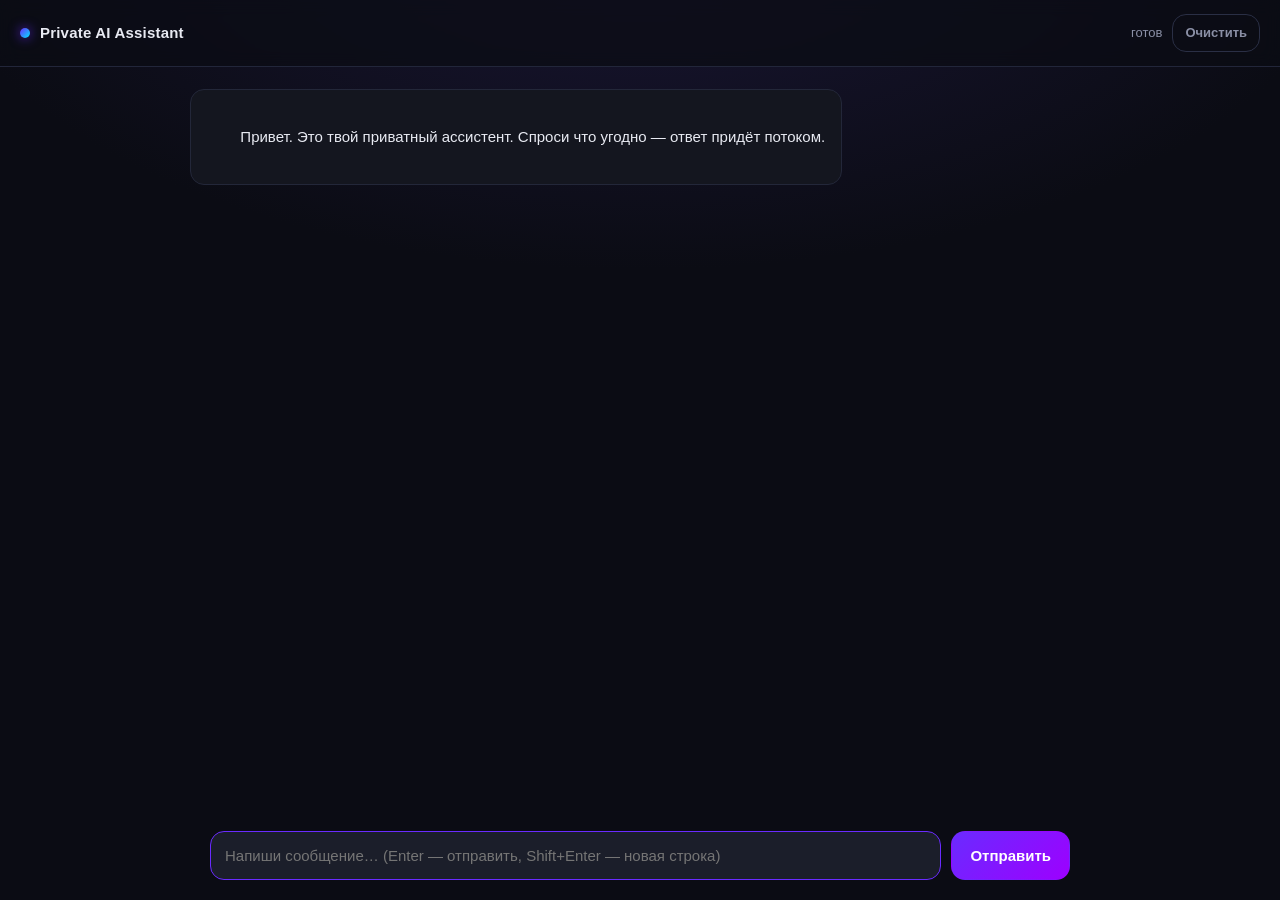
<file: frontend/index.html>
<!DOCTYPE html>
<html lang="ru">
<head>
  <meta charset="utf-8">
  <meta name="viewport" content="width=device-width, initial-scale=1">
  <title>Private AI Assistant</title>
  <link rel="stylesheet" href="style.css">
</head>
<body>
  <header class="topbar">
    <div class="brand">
      <span class="dot"></span>
      <span class="title">Private AI Assistant</span>
    </div>
    <div class="meta">
      <span id="status" class="status">готов</span>
      <button id="clear" class="ghost" type="button" title="Очистить диалог">Очистить</button>
    </div>
  </header>

  <main id="chat" class="chat" aria-live="polite">
    <div class="msg assistant">
      <div class="bubble">
        Привет. Это твой приватный ассистент. Спроси что угодно — ответ придёт потоком.
      </div>
    </div>
  </main>

  <form id="form" class="composer" autocomplete="off">
    <textarea id="input" rows="1" placeholder="Напиши сообщение… (Enter — отправить, Shift+Enter — новая строка)"
              aria-label="Сообщение"></textarea>
    <button id="send" type="submit" class="primary">Отправить</button>
    <button id="stop" type="button" class="ghost" hidden>Стоп</button>
  </form>

  <script src="script.js"></script>
</body>
</html>
</file>
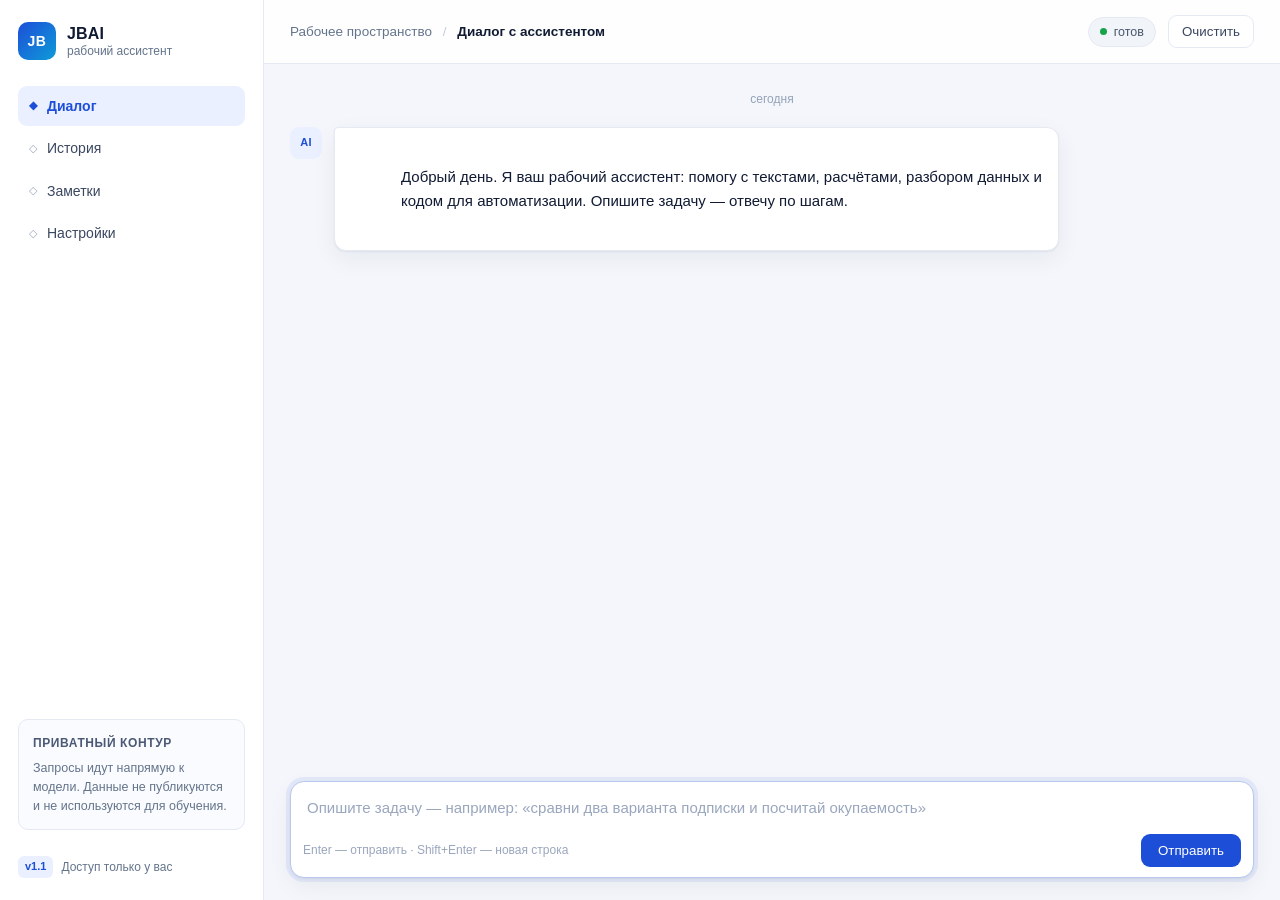
<file: frontend-themes/business/index.html>
<!DOCTYPE html>
<html lang="ru">
<head>
  <meta charset="utf-8">
  <meta name="viewport" content="width=device-width, initial-scale=1">
  <title>JBAI — рабочий ассистент</title>
  <link rel="stylesheet" href="style.css">
</head>
<body>
  <div class="layout">

    <aside class="sidebar">
      <div class="logo">
        <span class="logo-mark">JB</span>
        <div class="logo-text">
          <strong>JBAI</strong>
          <span>рабочий ассистент</span>
        </div>
      </div>

      <nav class="nav">
        <a class="nav-item active" href="#">
          <span class="ico">◆</span> Диалог
        </a>
        <a class="nav-item" href="#">
          <span class="ico">◇</span> История
        </a>
        <a class="nav-item" href="#">
          <span class="ico">◇</span> Заметки
        </a>
        <a class="nav-item" href="#">
          <span class="ico">◇</span> Настройки
        </a>
      </nav>

      <div class="side-note">
        <div class="side-note-title">Приватный контур</div>
        <p>Запросы идут напрямую к модели. Данные не публикуются и не используются для обучения.</p>
      </div>

      <div class="side-foot">
        <span class="badge-soft">v1.1</span>
        <span>Доступ только у вас</span>
      </div>
    </aside>

    <div class="main">
      <header class="topbar">
        <div class="crumbs">
          <span class="crumb-root">Рабочее пространство</span>
          <span class="crumb-sep">/</span>
          <span class="crumb-cur">Диалог с ассистентом</span>
        </div>
        <div class="meta">
          <span id="status" class="status">готов</span>
          <button id="clear" class="btn-ghost" type="button">Очистить</button>
        </div>
      </header>

      <main id="chat" class="chat" aria-live="polite">
        <div class="day">сегодня</div>
        <div class="msg assistant">
          <div class="avatar">AI</div>
          <div class="bubble">
            Добрый день. Я ваш рабочий ассистент: помогу с текстами, расчётами, разбором данных и
            кодом для автоматизации. Опишите задачу — отвечу по шагам.
          </div>
        </div>
      </main>

      <form id="form" class="composer" autocomplete="off">
        <div class="composer-box">
          <textarea id="input" rows="1"
            placeholder="Опишите задачу — например: «сравни два варианта подписки и посчитай окупаемость»"
            aria-label="Сообщение"></textarea>
          <div class="composer-actions">
            <span class="hint">Enter — отправить · Shift+Enter — новая строка</span>
            <button id="stop" type="button" class="btn-ghost" hidden>Остановить</button>
            <button id="send" type="submit" class="btn-primary">Отправить</button>
          </div>
        </div>
      </form>
    </div>
  </div>

  <script src="script.js"></script>
</body>
</html>
</file>
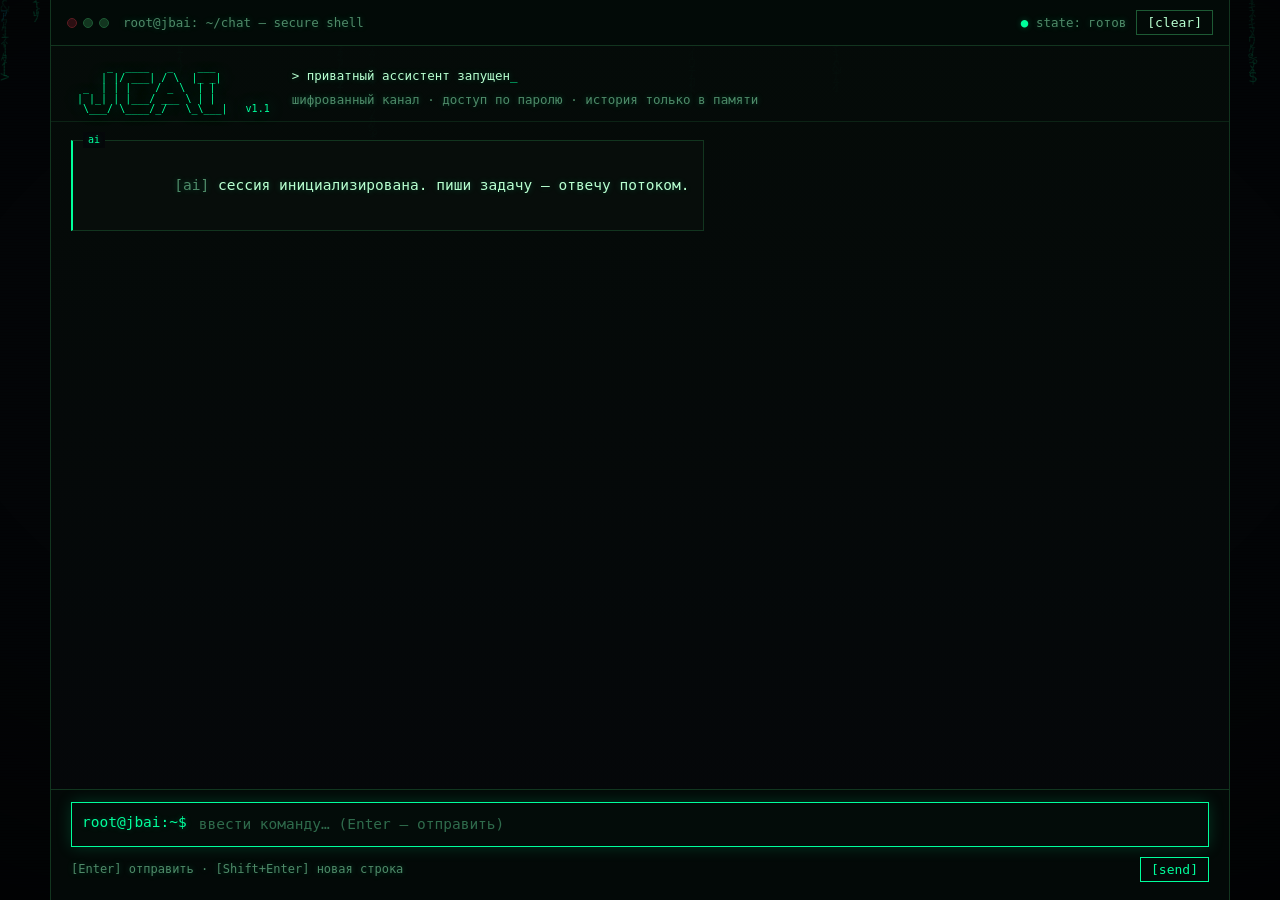
<file: frontend-themes/hacker/index.html>
<!DOCTYPE html>
<html lang="ru">
<head>
  <meta charset="utf-8">
  <meta name="viewport" content="width=device-width, initial-scale=1">
  <title>JBAI :: secure terminal</title>
  <link rel="stylesheet" href="style.css">
</head>
<body>
  <canvas id="matrix" aria-hidden="true"></canvas>
  <div class="scanlines" aria-hidden="true"></div>
  <div class="vignette" aria-hidden="true"></div>

  <div class="term">
    <header class="term-bar">
      <div class="win-dots"><i></i><i></i><i></i></div>
      <span class="term-title">root@jbai: ~/chat — secure shell</span>
      <span class="meta">
        <span id="status" class="status">state: готов</span>
        <button id="clear" class="tbtn" type="button">[clear]</button>
      </span>
    </header>

    <div class="banner">
      <pre class="ascii">      _  ____   _    ___
     | |/ ___| / \  |_ _|
  _  | | |    / _ \  | |
 | |_| | |___/ ___ \ | |
  \___/ \____/_/   \_\___|   v1.1</pre>
      <div class="banner-info">
        <span class="blink-line">&gt; приватный ассистент запущен</span>
        <span class="dim">шифрованный канал · доступ по паролю · история только в памяти</span>
      </div>
    </div>

    <main id="chat" class="chat" aria-live="polite">
      <div class="msg assistant">
        <div class="bubble">
          <span class="dim">[ai]</span> сессия инициализирована. пиши задачу — отвечу потоком.
        </div>
      </div>
    </main>

    <form id="form" class="composer" autocomplete="off">
      <div class="prompt-line">
        <span class="user-path">root@jbai:~$</span>
        <textarea id="input" rows="1" spellcheck="false"
          placeholder="ввести команду… (Enter — отправить)" aria-label="Сообщение"></textarea>
      </div>
      <div class="composer-actions">
        <span class="hint">[Enter] отправить · [Shift+Enter] новая строка</span>
        <button id="stop" class="tbtn" type="button" hidden>[stop]</button>
        <button id="send" class="tbtn primary" type="submit">[send]</button>
      </div>
    </form>
  </div>

  <script>
    /* терминальные подписи статуса (см. LABELS в script.js) */
    window.JBAI_LABELS = {
      busy: "state: генерация…",
      ready: "state: готов",
      stopped: "state: прервано",
      error: "state: ошибка"
    };
  </script>
  <script src="script.js"></script>
  <script>
    /* Матричный фон — только визуальный эффект, на работу чата не влияет. */
    (() => {
      const c = document.getElementById("matrix");
      if (!c || window.matchMedia("(prefers-reduced-motion: reduce)").matches) return;
      const ctx = c.getContext("2d");
      const glyphs = "01ｱｲｳｴｵｶｷｸｹｺｻｼｽｾｿﾀﾁﾂﾃﾄﾅﾆﾇﾈﾉ#$%&*+<>{}[]".split("");
      let cols = [], w = 0, h = 0, size = 16;
      function resize() {
        w = c.width = window.innerWidth;
        h = c.height = window.innerHeight;
        cols = new Array(Math.floor(w / size)).fill(0).map(() => Math.random() * -50);
      }
      function draw() {
        ctx.fillStyle = "rgba(5, 7, 10, .09)";
        ctx.fillRect(0, 0, w, h);
        ctx.font = size + "px monospace";
        for (let i = 0; i < cols.length; i++) {
          const ch = glyphs[(Math.random() * glyphs.length) | 0];
          const y = cols[i] * size;
          ctx.fillStyle = Math.random() > 0.96 ? "#00e5ff" : "rgba(0, 255, 156, .55)";
          ctx.fillText(ch, i * size, y);
          if (y > h && Math.random() > 0.975) cols[i] = 0;
          cols[i] += 0.55;
        }
      }
      resize();
      window.addEventListener("resize", resize);
      setInterval(draw, 55);
    })();
  </script>
</body>
</html>
</file>
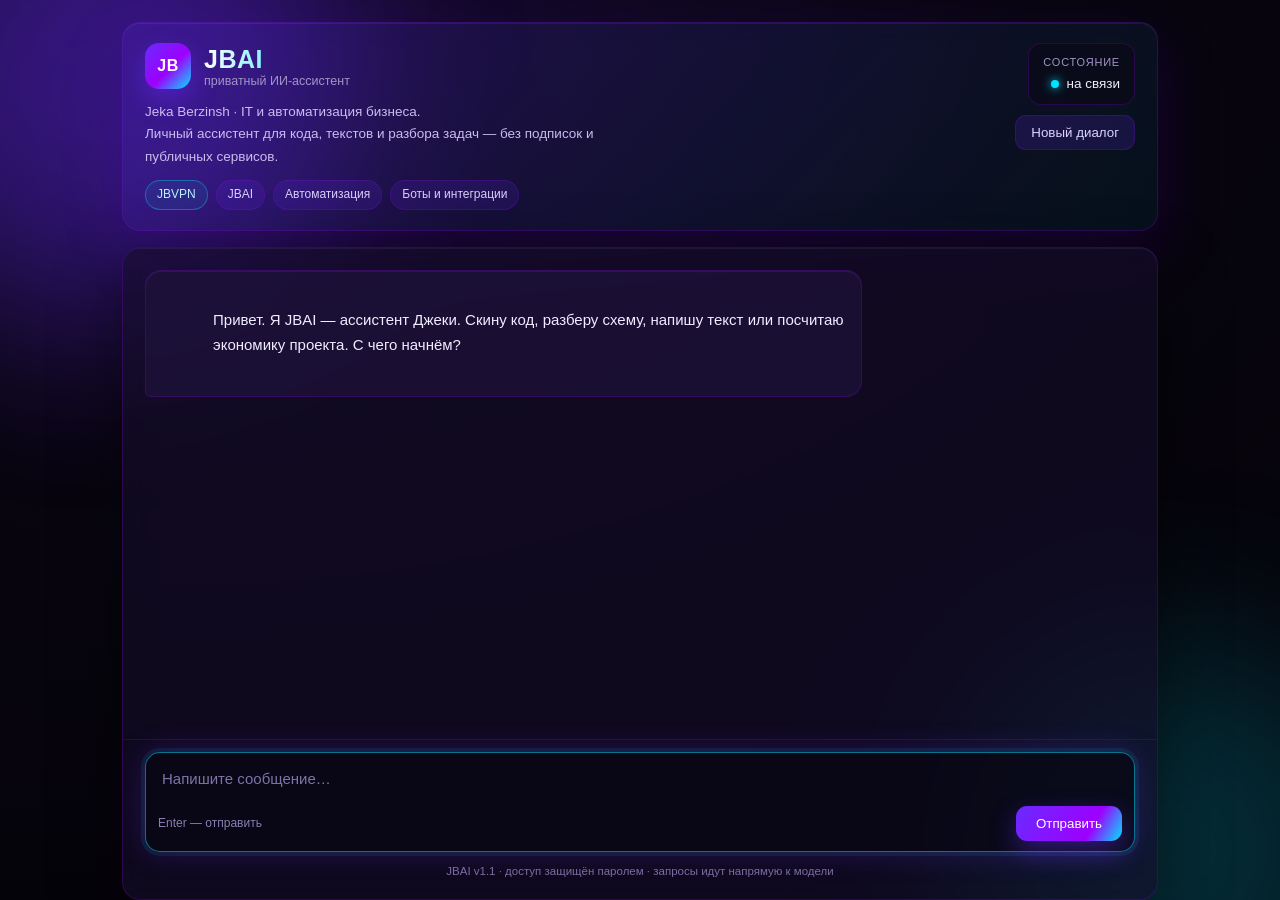
<file: frontend-themes/jb/index.html>
<!DOCTYPE html>
<html lang="ru">
<head>
  <meta charset="utf-8">
  <meta name="viewport" content="width=device-width, initial-scale=1">
  <title>JBAI — приватный ИИ-ассистент JB</title>
  <link rel="stylesheet" href="style.css">
</head>
<body>
  <div class="glow glow-a" aria-hidden="true"></div>
  <div class="glow glow-b" aria-hidden="true"></div>

  <div class="app">
    <header class="hero">
      <div class="hero-main">
        <div class="mark">
          <span class="mark-icon">JB</span>
          <div class="mark-text">
            <strong class="mark-title">JBAI</strong>
            <span class="mark-sub">приватный ИИ-ассистент</span>
          </div>
        </div>
        <p class="tagline">
          Jeka Berzinsh · IT и автоматизация бизнеса.<br>
          Личный ассистент для кода, текстов и разбора задач — без подписок и публичных сервисов.
        </p>
        <div class="chips">
          <span class="chip">JBVPN</span>
          <span class="chip">JBAI</span>
          <span class="chip">Автоматизация</span>
          <span class="chip">Боты и интеграции</span>
        </div>
      </div>

      <div class="hero-side">
        <div class="status-card">
          <span class="status-label">Состояние</span>
          <span id="status" class="status">на связи</span>
        </div>
        <button id="clear" class="btn-soft" type="button">Новый диалог</button>
      </div>
    </header>

    <div class="panel">
      <main id="chat" class="chat" aria-live="polite">
        <div class="msg assistant">
          <div class="bubble">
            Привет. Я JBAI — ассистент Джеки. Скину код, разберу схему, напишу текст или посчитаю
            экономику проекта. С чего начнём?
          </div>
        </div>
      </main>

      <form id="form" class="composer" autocomplete="off">
        <div class="composer-box">
          <textarea id="input" rows="1"
            placeholder="Напишите сообщение…"
            aria-label="Сообщение"></textarea>
          <div class="composer-actions">
            <span class="hint">Enter — отправить</span>
            <button id="stop" type="button" class="btn-soft" hidden>Стоп</button>
            <button id="send" type="submit" class="btn-primary">Отправить</button>
          </div>
        </div>
        <p class="foot-note">JBAI v1.1 · доступ защищён паролем · запросы идут напрямую к модели</p>
      </form>
    </div>
  </div>

  <script>
    /* в этой теме спокойное состояние называется «на связи» (см. LABELS в script.js) */
    window.JBAI_LABELS = { ready: "на связи" };
  </script>
  <script src="script.js"></script>
</body>
</html>
</file>
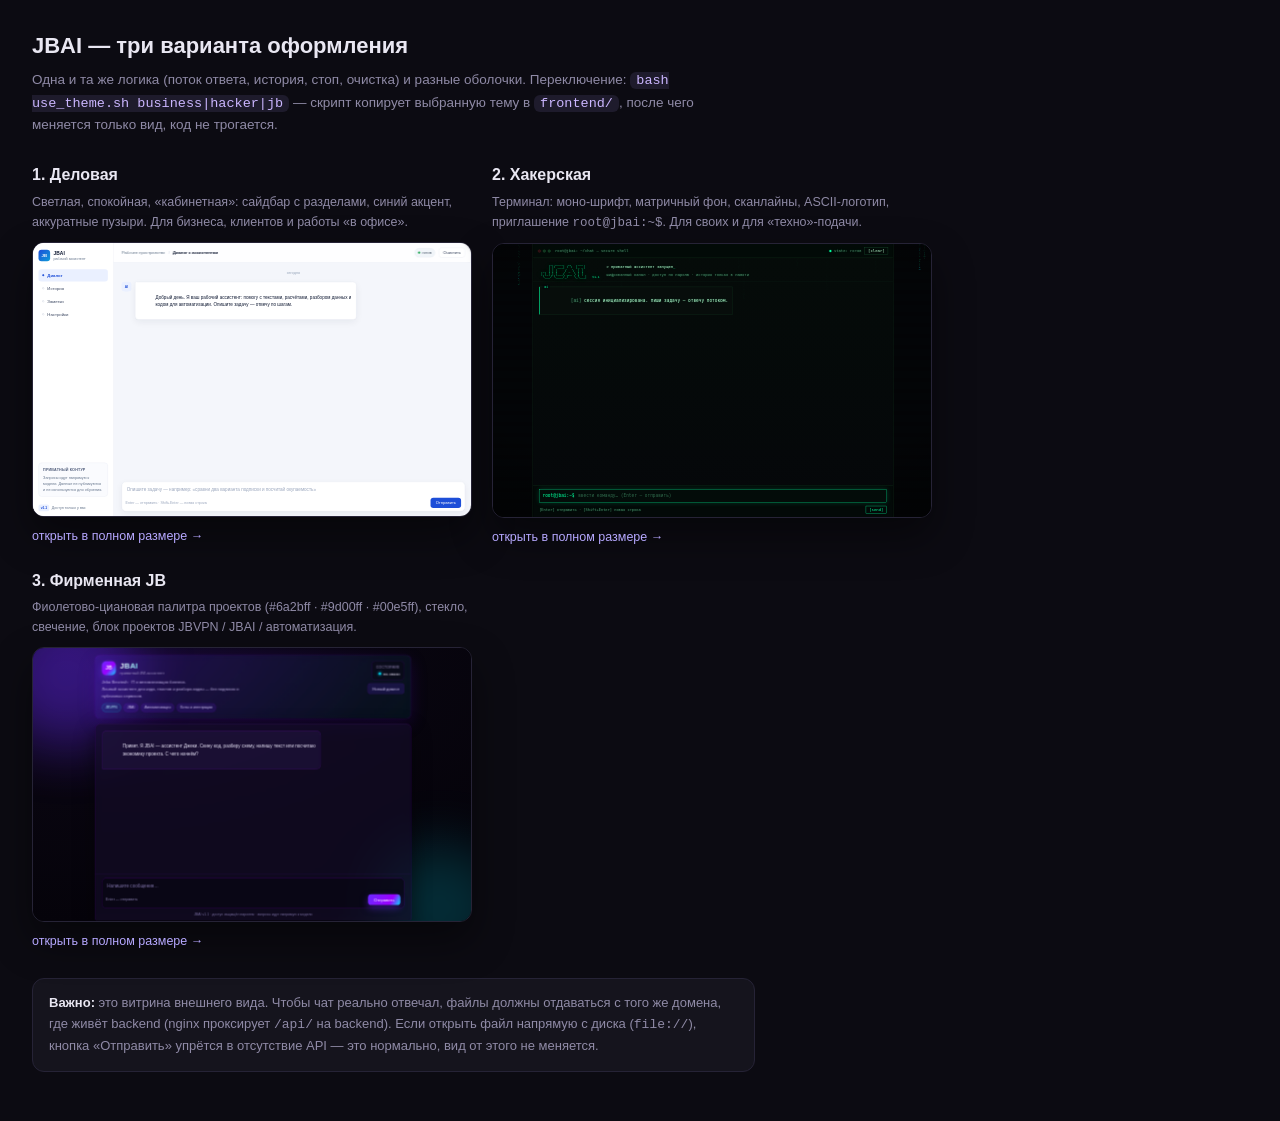
<file: preview.html>
<!DOCTYPE html>
<html lang="ru">
<head>
  <meta charset="utf-8">
  <meta name="viewport" content="width=device-width, initial-scale=1">
  <title>JBAI — три варианта оформления</title>
  <style>
    :root { --bg: #0c0b12; --panel: #15141d; --line: #262336; --text: #e9e7f2; --muted: #8f8aa6; --accent: #6a2bff; }
    * { box-sizing: border-box; }
    body {
      margin: 0; background: var(--bg); color: var(--text);
      font: 15px/1.6 Inter, -apple-system, "Segoe UI", Roboto, Arial, sans-serif;
      padding: 28px 32px 40px;
    }
    h1 { margin: 0 0 6px; font-size: 22px; }
    .lead { margin: 0 0 26px; color: var(--muted); font-size: 13.5px; max-width: 90ch; }
    .lead code { background: #1e1b2c; padding: 1px 6px; border-radius: 6px; color: #cbb6ff; }
    .cols { display: flex; gap: 20px; flex-wrap: wrap; }
    .col { width: 440px; }
    .col h2 { margin: 0 0 4px; font-size: 16px; }
    .col .desc { margin: 0 0 10px; color: var(--muted); font-size: 12.5px; min-height: 34px; }
    .viewport {
      width: 440px; height: 275px; overflow: hidden;
      border: 1px solid var(--line); border-radius: 12px; background: #000;
      box-shadow: 0 18px 40px rgba(0, 0, 0, .45);
    }
    .viewport iframe { width: 1440px; height: 900px; border: 0; transform: scale(0.30556); transform-origin: 0 0; }
    .open { display: inline-block; margin-top: 9px; font-size: 12.5px; color: #b6a8ff; text-decoration: none; }
    .open:hover { text-decoration: underline; }
    .note {
      margin-top: 26px; padding: 14px 16px; border: 1px solid var(--line);
      border-radius: 12px; background: var(--panel); color: var(--muted); font-size: 13px; max-width: 100ch;
    }
    .note b { color: var(--text); }
  </style>
</head>
<body>
  <h1>JBAI — три варианта оформления</h1>
  <p class="lead">
    Одна и та же логика (поток ответа, история, стоп, очистка) и разные оболочки.
    Переключение: <code>bash use_theme.sh business|hacker|jb</code> — скрипт копирует выбранную тему в
    <code>frontend/</code>, после чего меняется только вид, код не трогается.
  </p>

  <div class="cols">
    <section class="col">
      <h2>1. Деловая</h2>
      <p class="desc">Светлая, спокойная, «кабинетная»: сайдбар с разделами, синий акцент, аккуратные пузыри. Для бизнеса, клиентов и работы «в офисе».</p>
      <div class="viewport"><iframe src="frontend-themes/business/index.html" loading="lazy" title="Тема «Деловая»"></iframe></div>
      <a class="open" href="frontend-themes/business/index.html" target="_blank">открыть в полном размере →</a>
    </section>

    <section class="col">
      <h2>2. Хакерская</h2>
      <p class="desc">Терминал: моно-шрифт, матричный фон, сканлайны, ASCII-логотип, приглашение <code>root@jbai:~$</code>. Для своих и для «техно»-подачи.</p>
      <div class="viewport"><iframe src="frontend-themes/hacker/index.html" loading="lazy" title="Тема «Хакерская»"></iframe></div>
      <a class="open" href="frontend-themes/hacker/index.html" target="_blank">открыть в полном размере →</a>
    </section>

    <section class="col">
      <h2>3. Фирменная JB</h2>
      <p class="desc">Фиолетово-циановая палитра проектов (#6a2bff · #9d00ff · #00e5ff), стекло, свечение, блок проектов JBVPN / JBAI / автоматизация.</p>
      <div class="viewport"><iframe src="frontend-themes/jb/index.html" loading="lazy" title="Тема «Фирменная JB»"></iframe></div>
      <a class="open" href="frontend-themes/jb/index.html" target="_blank">открыть в полном размере →</a>
    </section>
  </div>

  <p class="note">
    <b>Важно:</b> это витрина внешнего вида. Чтобы чат реально отвечал, файлы должны отдаваться с того же домена,
    где живёт backend (nginx проксирует <code>/api/</code> на backend). Если открыть файл напрямую с диска
    (<code>file://</code>), кнопка «Отправить» упрётся в отсутствие API — это нормально, вид от этого не меняется.
  </p>
</body>
</html>
</file>
<file: frontend/style.css>
:root {
  --bg: #0b0c14;
  --panel: #14161f;
  --panel-2: #1b1e2a;
  --text: #e8eaf2;
  --muted: #8b90a6;
  --accent: #6a2bff;
  --accent-2: #00e5ff;
  --danger: #ff5470;
  --radius: 14px;
}

* { box-sizing: border-box; }

html, body { height: 100%; margin: 0; }

body {
  display: flex;
  flex-direction: column;
  background: radial-gradient(1200px 600px at 50% -10%, #1a1636 0%, var(--bg) 60%);
  color: var(--text);
  font: 15px/1.55 -apple-system, BlinkMacSystemFont, "Segoe UI", Roboto, "Helvetica Neue", Arial, sans-serif;
}

.topbar {
  display: flex;
  align-items: center;
  justify-content: space-between;
  gap: 12px;
  padding: 14px 20px;
  border-bottom: 1px solid #22263a;
  background: rgba(11, 12, 20, .75);
  backdrop-filter: blur(8px);
  position: sticky;
  top: 0;
  z-index: 2;
}

.brand { display: flex; align-items: center; gap: 10px; font-weight: 600; letter-spacing: .2px; }

.dot {
  width: 10px; height: 10px; border-radius: 50%;
  background: linear-gradient(135deg, var(--accent), var(--accent-2));
  box-shadow: 0 0 12px rgba(106, 43, 255, .8);
}

.meta { display: flex; align-items: center; gap: 10px; }

.status { color: var(--muted); font-size: 13px; }
.status.error { color: var(--danger); }
.status.busy { color: var(--accent-2); }

.chat {
  flex: 1;
  overflow-y: auto;
  padding: 22px 20px 8px;
  display: flex;
  flex-direction: column;
  gap: 14px;
  scroll-behavior: smooth;
}

.msg { display: flex; max-width: 900px; width: 100%; margin: 0 auto; }
.msg.user { justify-content: flex-end; }

.bubble {
  padding: 12px 16px;
  border-radius: var(--radius);
  background: var(--panel);
  border: 1px solid #232739;
  white-space: pre-wrap;
  word-wrap: break-word;
  overflow-wrap: anywhere;
  max-width: 85%;
}

.msg.user .bubble {
  background: linear-gradient(135deg, rgba(106, 43, 255, .9), rgba(157, 0, 255, .75));
  border-color: transparent;
}

.bubble code {
  font-family: ui-monospace, SFMono-Regular, Menlo, Consolas, monospace;
  font-size: 13px;
  background: #0d0f18;
  border: 1px solid #262b40;
  border-radius: 6px;
  padding: 1px 5px;
}

.bubble pre {
  background: #0a0c14;
  border: 1px solid #262b40;
  border-radius: 10px;
  padding: 12px;
  overflow-x: auto;
  margin: 8px 0 0;
}

.bubble pre code { background: none; border: none; padding: 0; }

.cursor::after {
  content: "▍";
  color: var(--accent-2);
  animation: blink 1s steps(1) infinite;
}

@keyframes blink { 50% { opacity: 0; } }

.composer {
  display: flex;
  gap: 10px;
  align-items: flex-end;
  padding: 14px 20px 20px;
  max-width: 900px;
  width: 100%;
  margin: 0 auto;
}

textarea {
  flex: 1;
  resize: none;
  max-height: 180px;
  padding: 12px 14px;
  border-radius: var(--radius);
  border: 1px solid #262b40;
  background: var(--panel-2);
  color: var(--text);
  font: inherit;
  outline: none;
}

textarea:focus { border-color: var(--accent); }

button {
  font: inherit;
  font-weight: 600;
  border-radius: var(--radius);
  padding: 12px 18px;
  border: 1px solid transparent;
  cursor: pointer;
  transition: transform .06s ease, opacity .15s ease;
}

button:active { transform: translateY(1px); }

.primary {
  background: linear-gradient(135deg, var(--accent), #9d00ff);
  color: #fff;
}

.primary[disabled] { opacity: .5; cursor: default; }

.ghost {
  background: transparent;
  color: var(--muted);
  border-color: #2a2f45;
  padding: 8px 12px;
  font-size: 13px;
}

.ghost:hover { color: var(--text); border-color: var(--accent); }

@media (max-width: 640px) {
  .bubble { max-width: 100%; }
  .composer { padding: 10px 12px 14px; }
  .chat { padding: 16px 12px 4px; }
}
</file>
<file: frontend-themes/business/style.css>
/* JBAI — тема «Деловая»: светлый корпоративный интерфейс.
   Контракт с script.js: id chat/form/input/send/stop/clear/status, классы .msg/.bubble/.cursor, var --danger. */
:root {
  --bg: #f4f6fb;
  --panel: #ffffff;
  --panel-2: #fafbfe;
  --line: #e4e9f2;
  --text: #101a33;
  --muted: #64748b;
  --accent: #1d4ed8;
  --accent-soft: #eaf0ff;
  --accent-2: #0e9bd8;
  --ok: #16a34a;
  --danger: #dc2626;
  --radius: 12px;
  --shadow: 0 1px 2px rgba(16, 26, 51, .06), 0 8px 24px rgba(16, 26, 51, .06);
}

* { box-sizing: border-box; }

html, body { height: 100%; margin: 0; }

body {
  background: var(--bg);
  color: var(--text);
  font: 15px/1.6 -apple-system, BlinkMacSystemFont, "Segoe UI", Inter, Roboto, "Helvetica Neue", Arial, sans-serif;
  -webkit-font-smoothing: antialiased;
}

.layout { display: flex; height: 100%; }

/* ---------- сайдбар ---------- */
.sidebar {
  width: 264px;
  flex: 0 0 264px;
  display: flex;
  flex-direction: column;
  gap: 26px;
  padding: 22px 18px;
  background: var(--panel);
  border-right: 1px solid var(--line);
}

.logo { display: flex; align-items: center; gap: 11px; }

.logo-mark {
  width: 38px; height: 38px;
  display: grid; place-items: center;
  border-radius: 10px;
  background: linear-gradient(135deg, var(--accent), var(--accent-2));
  color: #fff; font-weight: 700; font-size: 14px; letter-spacing: .5px;
}

.logo-text { display: flex; flex-direction: column; line-height: 1.25; }
.logo-text strong { font-size: 16px; letter-spacing: .2px; }
.logo-text span { color: var(--muted); font-size: 12px; }

.nav { display: flex; flex-direction: column; gap: 2px; }

.nav-item {
  display: flex; align-items: center; gap: 10px;
  padding: 9px 11px;
  border-radius: 9px;
  color: #3b4761;
  text-decoration: none;
  font-size: 14px;
  transition: background .15s, color .15s;
}
.nav-item .ico { color: #9aa6bd; font-size: 11px; }
.nav-item:hover { background: var(--panel-2); color: var(--text); }
.nav-item.active { background: var(--accent-soft); color: var(--accent); font-weight: 600; }
.nav-item.active .ico { color: var(--accent); }

.side-note {
  margin-top: auto;
  padding: 14px;
  border: 1px solid var(--line);
  border-radius: 10px;
  background: var(--panel-2);
}
.side-note-title { font-size: 12px; font-weight: 700; text-transform: uppercase; letter-spacing: .6px; color: #4b5876; margin-bottom: 6px; }
.side-note p { margin: 0; font-size: 12.5px; color: var(--muted); line-height: 1.5; }

.side-foot { display: flex; align-items: center; gap: 8px; color: var(--muted); font-size: 12px; }
.badge-soft {
  background: var(--accent-soft); color: var(--accent);
  border-radius: 6px; padding: 2px 7px; font-weight: 600; font-size: 11px;
}

/* ---------- правая часть ---------- */
.main { flex: 1; display: flex; flex-direction: column; min-width: 0; }

.topbar {
  display: flex; align-items: center; justify-content: space-between; gap: 16px;
  padding: 15px 26px;
  background: rgba(255, 255, 255, .88);
  backdrop-filter: blur(8px);
  border-bottom: 1px solid var(--line);
  position: sticky; top: 0; z-index: 3;
}
.crumbs { font-size: 13.5px; color: var(--muted); }
.crumb-cur { color: var(--text); font-weight: 600; }
.crumb-sep { margin: 0 7px; color: #c3cbdb; }

.meta { display: flex; align-items: center; gap: 12px; }

.status {
  display: inline-flex; align-items: center; gap: 7px;
  font-size: 12.5px; color: #475569;
  background: #f1f5f9; border: 1px solid var(--line);
  border-radius: 999px; padding: 4px 11px;
}
.status::before {
  content: ""; width: 7px; height: 7px; border-radius: 50%; background: var(--ok);
}
.status.busy::before { background: var(--accent-2); animation: pulse 1s infinite; }
.status.error { color: var(--danger); }
.status.error::before { background: var(--danger); }
@keyframes pulse { 50% { opacity: .25; } }

/* ---------- диалог ---------- */
.chat {
  flex: 1; overflow-y: auto;
  padding: 26px 26px 12px;
  display: flex; flex-direction: column; gap: 18px;
  scroll-behavior: smooth;
}
.chat::-webkit-scrollbar { width: 10px; }
.chat::-webkit-scrollbar-thumb { background: #dde3ee; border-radius: 10px; border: 3px solid var(--bg); }

.day { align-self: center; font-size: 12px; color: #94a3b8; text-transform: lowercase; }

.msg { display: flex; gap: 12px; max-width: 860px; }
.msg.user { align-self: flex-end; flex-direction: row-reverse; }

.avatar {
  width: 32px; height: 32px; flex: 0 0 32px;
  border-radius: 9px; display: grid; place-items: center;
  background: var(--accent-soft); color: var(--accent);
  font-size: 11px; font-weight: 700; letter-spacing: .3px;
}

.bubble {
  padding: 13px 16px;
  border-radius: var(--radius);
  background: var(--panel);
  border: 1px solid var(--line);
  box-shadow: var(--shadow);
  white-space: pre-wrap;
  word-wrap: break-word;
}
.msg.assistant .bubble { border-top-left-radius: 4px; }
.msg.user .bubble {
  background: linear-gradient(135deg, var(--accent), #2f63f0);
  border-color: transparent;
  color: #fff;
  border-top-right-radius: 4px;
  box-shadow: 0 6px 18px rgba(29, 78, 216, .22);
}
.msg.user .avatar { display: none; }

.bubble code {
  font: 13px/1.5 "SF Mono", Menlo, Consolas, monospace;
  background: #eef2f9; color: #12325c;
  padding: 1px 5px; border-radius: 5px;
}
.msg.user .bubble code { background: rgba(255, 255, 255, .2); color: #fff; }

.bubble pre {
  margin: 10px 0 4px;
  padding: 13px 15px;
  background: #0f172a; color: #dbe6ff;
  border-radius: 9px; overflow-x: auto;
}
.bubble pre code { background: none; color: inherit; padding: 0; }

.cursor::after {
  content: "▍"; color: var(--accent); animation: blink 1s steps(2) infinite; margin-left: 1px;
}
@keyframes blink { 50% { opacity: 0; } }

/* ---------- поле ввода ---------- */
.composer { padding: 14px 26px 22px; }

.composer-box {
  background: var(--panel);
  border: 1px solid var(--line);
  border-radius: 14px;
  box-shadow: var(--shadow);
  padding: 12px 12px 10px;
  transition: border-color .15s, box-shadow .15s;
}
.composer-box:focus-within {
  border-color: #b9c8ef;
  box-shadow: 0 0 0 4px rgba(29, 78, 216, .08), var(--shadow);
}

#input {
  width: 100%; border: 0; outline: 0; resize: none;
  background: transparent; color: var(--text);
  font: inherit; line-height: 1.55;
  min-height: 26px; max-height: 180px;
  padding: 2px 4px 8px;
}
#input::placeholder { color: #9aa6bd; }

.composer-actions { display: flex; align-items: center; justify-content: flex-end; gap: 10px; }
.hint { margin-right: auto; font-size: 12px; color: #9aa6bd; }

.btn-primary {
  background: var(--accent); color: #fff;
  border: 0; border-radius: 9px;
  padding: 9px 17px; font: 600 14px/1 inherit;
  cursor: pointer; transition: background .15s, transform .05s;
}
.btn-primary:hover { background: #1740b8; }
.btn-primary:active { transform: translateY(1px); }
.btn-primary:disabled { background: #c7d2e8; cursor: default; }

.btn-ghost {
  background: #fff; color: #3b4761;
  border: 1px solid var(--line); border-radius: 9px;
  padding: 8px 13px; font: 500 13.5px/1 inherit; cursor: pointer;
  transition: background .15s, border-color .15s;
}
.btn-ghost:hover { background: var(--panel-2); border-color: #ccd6e8; }

/* ---------- мобильный ---------- */
@media (max-width: 860px) {
  .sidebar { display: none; }
  .topbar { padding: 13px 16px; }
  .crumbs .crumb-root, .crumb-sep { display: none; }
  .chat { padding: 18px 16px 10px; }
  .composer { padding: 10px 16px 16px; }
  .hint { display: none; }
  .msg { max-width: 100%; }
}
</file>
<file: frontend-themes/hacker/style.css>
/* JBAI — тема «Хакерская»: терминал, моно-шрифт, матрица, сканлайны.
   Контракт с script.js: id chat/form/input/send/stop/clear/status, классы .msg/.bubble/.cursor, var --danger. */
:root {
  --bg: #05070a;
  --panel: rgba(8, 14, 12, .82);
  --line: #12351f;
  --line-2: #1d5a34;
  --text: #b8ffd0;
  --text-2: #d8ffe8;
  --muted: #4e8a68;
  --accent: #00ff9c;
  --accent-2: #00e5ff;
  --user: #ffd166;
  --danger: #ff4d4d;
  --mono: "JetBrains Mono", "Fira Code", "SF Mono", Menlo, Consolas, "DejaVu Sans Mono", monospace;
}

* { box-sizing: border-box; }

html, body { height: 100%; margin: 0; }

body {
  background: var(--bg);
  color: var(--text);
  font: 14.5px/1.6 var(--mono);
  overflow: hidden;
  text-shadow: 0 0 6px rgba(0, 255, 156, .25);
}

#matrix { position: fixed; inset: 0; opacity: .30; z-index: 0; }

.scanlines {
  position: fixed; inset: 0; z-index: 2; pointer-events: none;
  background: repeating-linear-gradient(to bottom, rgba(0, 0, 0, 0) 0 2px, rgba(0, 0, 0, .28) 2px 3px);
  mix-blend-mode: multiply;
}
.vignette {
  position: fixed; inset: 0; z-index: 2; pointer-events: none;
  background: radial-gradient(120% 90% at 50% 40%, transparent 45%, rgba(0, 0, 0, .75) 100%);
}

.term {
  position: relative; z-index: 3;
  height: 100%; max-width: 1180px; margin: 0 auto;
  display: flex; flex-direction: column;
  border-left: 1px solid var(--line);
  border-right: 1px solid var(--line);
  background: linear-gradient(180deg, rgba(5, 12, 9, .92), rgba(5, 7, 10, .96));
}

/* ---------- шапка ---------- */
.term-bar {
  display: flex; align-items: center; gap: 14px;
  padding: 10px 16px;
  border-bottom: 1px solid var(--line);
  background: rgba(3, 10, 7, .9);
}
.win-dots { display: flex; gap: 6px; }
.win-dots i { width: 10px; height: 10px; border-radius: 50%; background: #12351f; border: 1px solid var(--line-2); }
.win-dots i:first-child { background: #2b0f12; border-color: #5c1c22; }

.term-title { flex: 1; color: var(--muted); font-size: 12.5px; }
.meta { display: flex; align-items: center; gap: 10px; }

.status { color: var(--muted); font-size: 12.5px; }
.status::before { content: "● "; color: var(--accent); }
.status.busy { color: var(--accent); }
.status.busy::before { animation: blip .7s steps(2) infinite; }
.status.error { color: var(--danger); }
.status.error::before { color: var(--danger); }
@keyframes blip { 50% { opacity: .15; } }

.tbtn {
  background: transparent; color: var(--text);
  border: 1px solid var(--line-2);
  padding: 5px 10px; cursor: pointer;
  font: 13px/1 var(--mono);
  transition: background .15s, color .15s, box-shadow .15s;
}
.tbtn:hover { background: rgba(0, 255, 156, .12); box-shadow: 0 0 12px rgba(0, 255, 156, .25); }
.tbtn.primary { color: var(--accent); border-color: var(--accent); }
.tbtn.primary:disabled { color: var(--muted); border-color: var(--line); cursor: default; box-shadow: none; }

/* ---------- баннер ---------- */
.banner {
  display: flex; align-items: center; gap: 22px;
  padding: 16px 20px 6px;
  border-bottom: 1px solid rgba(18, 53, 31, .6);
}
.ascii {
  margin: 0; font-size: 10px; line-height: 1.05;
  color: var(--accent);
  text-shadow: 0 0 14px rgba(0, 255, 156, .55);
}
.banner-info { display: flex; flex-direction: column; gap: 4px; font-size: 12.5px; }
.blink-line::after {
  content: "_"; color: var(--accent); animation: blip 1s steps(2) infinite;
}
.dim { color: var(--muted); }

/* ---------- диалог ---------- */
.chat {
  flex: 1; overflow-y: auto;
  padding: 18px 20px 8px;
  display: flex; flex-direction: column; gap: 12px;
}
.chat::-webkit-scrollbar { width: 10px; }
.chat::-webkit-scrollbar-track { background: #060d0a; }
.chat::-webkit-scrollbar-thumb { background: var(--line-2); }

.msg { display: flex; max-width: 100%; }
.msg.user { justify-content: flex-end; }

.bubble {
  max-width: 88%;
  padding: 10px 14px;
  border: 1px solid var(--line);
  background: var(--panel);
  white-space: pre-wrap; word-wrap: break-word;
  position: relative;
}
.msg.assistant .bubble { border-left: 2px solid var(--accent); }
.msg.assistant .bubble::before {
  content: "ai"; position: absolute; top: -9px; left: 10px;
  background: var(--bg); padding: 0 5px; font-size: 10px; color: var(--accent);
}
.msg.user .bubble {
  border-right: 2px solid var(--user); border-left: 1px solid var(--line);
  color: #ffe6ad; box-shadow: inset 0 0 24px rgba(255, 209, 102, .06);
}
.msg.user .bubble::before {
  content: "you"; position: absolute; top: -9px; right: 10px;
  background: var(--bg); padding: 0 5px; font-size: 10px; color: var(--user);
}

.bubble code {
  background: rgba(0, 229, 255, .10); color: var(--accent-2);
  padding: 1px 5px; font-size: 13px;
}
.bubble pre {
  margin: 10px 0 4px; padding: 12px 14px;
  border: 1px solid var(--line); background: #04100b;
  overflow-x: auto;
}
.bubble pre code { background: none; color: var(--accent); padding: 0; }

.cursor::after {
  content: "█"; color: var(--accent); animation: blip .9s steps(2) infinite;
}

/* ---------- ввод ---------- */
.composer {
  padding: 12px 20px 18px;
  border-top: 1px solid var(--line);
  background: rgba(3, 10, 7, .75);
}
.prompt-line { display: flex; align-items: flex-start; gap: 10px; padding: 8px 10px; border: 1px solid var(--line); background: rgba(4, 14, 10, .7); }
.prompt-line:focus-within { border-color: var(--accent); box-shadow: 0 0 16px rgba(0, 255, 156, .18); }
.user-path { color: var(--accent); white-space: nowrap; }
#input {
  flex: 1; border: 0; outline: 0; resize: none; background: transparent;
  color: var(--text-2); font: inherit; min-height: 24px; max-height: 180px;
}
#input::placeholder { color: #2f6b4c; }

.composer-actions { display: flex; align-items: center; gap: 10px; margin-top: 10px; }
.hint { margin-right: auto; color: var(--muted); font-size: 12px; }

@media (max-width: 780px) {
  .banner { flex-direction: column; align-items: flex-start; gap: 10px; }
  .ascii { font-size: 8px; }
  .chat { padding: 14px 12px 6px; }
  .composer { padding: 10px 12px 14px; }
  .hint { display: none; }
  .term { border: 0; }
}
</file>
<file: frontend-themes/jb/style.css>
/* JBAI — тема «JB»: фирменный фиолетово-циановый стиль, стекло, градиентные акценты.
   Палитра Digital Business / JBVPN: #6a2bff · #9d00ff · #00e5ff
   Контракт с script.js: id chat/form/input/send/stop/clear/status, классы .msg/.bubble/.cursor, var --danger. */
:root {
  --bg: #08050f;
  --bg-2: #0d0719;
  --panel: rgba(22, 13, 43, .62);
  --panel-2: rgba(31, 19, 59, .72);
  --line: rgba(157, 0, 255, .22);
  --text: #f1ecff;
  --muted: #a295c6;
  --accent: #6a2bff;
  --accent-2: #00e5ff;
  --accent-3: #9d00ff;
  --danger: #ff5470;
  --radius: 18px;
}

* { box-sizing: border-box; }

html, body { height: 100%; margin: 0; }

body {
  background: radial-gradient(120% 100% at 15% 0%, #170a33 0%, var(--bg) 55%, #05030a 100%);
  color: var(--text);
  font: 15px/1.65 Inter, -apple-system, BlinkMacSystemFont, "Segoe UI", Roboto, Arial, sans-serif;
  -webkit-font-smoothing: antialiased;
  overflow: hidden;
}

.glow { position: fixed; border-radius: 50%; filter: blur(90px); pointer-events: none; z-index: 0; }
.glow-a { width: 460px; height: 460px; left: -120px; top: -140px; background: rgba(106, 43, 255, .38); }
.glow-b { width: 420px; height: 420px; right: -100px; bottom: -160px; background: rgba(0, 229, 255, .18); }

.app {
  position: relative; z-index: 1;
  height: 100%; max-width: 1080px; margin: 0 auto;
  padding: 22px 22px 0;
  display: flex; flex-direction: column; gap: 16px;
}

/* ---------- шапка ---------- */
.hero {
  display: flex; align-items: flex-start; justify-content: space-between; gap: 20px;
  padding: 20px 22px;
  border: 1px solid var(--line);
  border-radius: var(--radius);
  background: linear-gradient(135deg, rgba(106, 43, 255, .16), rgba(0, 229, 255, .06));
  backdrop-filter: blur(12px);
  box-shadow: 0 20px 60px rgba(80, 0, 180, .22), inset 0 1px 0 rgba(255, 255, 255, .06);
}

.hero-main { display: flex; flex-direction: column; gap: 12px; min-width: 0; }

.mark { display: flex; align-items: center; gap: 13px; }
.mark-icon {
  width: 46px; height: 46px; flex: 0 0 46px;
  display: grid; place-items: center;
  border-radius: 14px;
  background: linear-gradient(135deg, var(--accent), var(--accent-3) 55%, var(--accent-2));
  color: #fff; font-weight: 800; font-size: 16px; letter-spacing: .5px;
  box-shadow: 0 10px 26px rgba(106, 43, 255, .45);
}
.mark-text { display: flex; flex-direction: column; line-height: 1.2; }
.mark-title {
  font-size: 25px; font-weight: 800; letter-spacing: .5px;
  background: linear-gradient(100deg, #fff, var(--accent-2) 90%);
  -webkit-background-clip: text; background-clip: text; color: transparent;
}
.mark-sub { font-size: 12.5px; color: var(--muted); }

.tagline { margin: 0; font-size: 13.5px; color: #cbbcf0; max-width: 60ch; }

.chips { display: flex; flex-wrap: wrap; gap: 8px; }
.chip {
  font-size: 12px; color: #d9cffb;
  padding: 4px 11px; border-radius: 999px;
  border: 1px solid var(--line);
  background: rgba(106, 43, 255, .14);
}
.chip:first-child { border-color: rgba(0, 229, 255, .35); color: #b9f3ff; background: rgba(0, 229, 255, .08); }

.hero-side { display: flex; flex-direction: column; align-items: flex-end; gap: 10px; }

.status-card {
  display: flex; flex-direction: column; align-items: flex-end; gap: 2px;
  padding: 9px 14px; border-radius: 13px;
  border: 1px solid var(--line); background: rgba(10, 6, 20, .5);
}
.status-label { font-size: 11px; text-transform: uppercase; letter-spacing: .8px; color: var(--muted); }
.status { display: inline-flex; align-items: center; gap: 7px; font-size: 13.5px; color: var(--text); }
.status::before { content: ""; width: 8px; height: 8px; border-radius: 50%; background: var(--accent-2); box-shadow: 0 0 10px var(--accent-2); }
.status.busy::before { background: var(--accent-3); box-shadow: 0 0 12px var(--accent-3); animation: pulse 1.1s infinite; }
.status.error { color: var(--danger); }
.status.error::before { background: var(--danger); box-shadow: 0 0 10px var(--danger); }
@keyframes pulse { 50% { opacity: .3; } }

/* ---------- панель диалога ---------- */
.panel {
  flex: 1; min-height: 0;
  display: flex; flex-direction: column;
  border: 1px solid var(--line);
  border-radius: var(--radius);
  background: var(--panel);
  backdrop-filter: blur(14px);
  box-shadow: 0 24px 70px rgba(0, 0, 0, .45), inset 0 1px 0 rgba(255, 255, 255, .05);
  overflow: hidden;
}

.chat {
  flex: 1; overflow-y: auto;
  padding: 22px 22px 8px;
  display: flex; flex-direction: column; gap: 16px;
}
.chat::-webkit-scrollbar { width: 9px; }
.chat::-webkit-scrollbar-thumb { background: rgba(157, 0, 255, .35); border-radius: 9px; }

.msg { display: flex; max-width: 100%; }
.msg.user { justify-content: flex-end; }

.bubble {
  max-width: 84%;
  padding: 13px 17px;
  border-radius: 16px;
  white-space: pre-wrap; word-wrap: break-word;
  border: 1px solid var(--line);
  background: var(--panel-2);
  box-shadow: inset 0 1px 0 rgba(255, 255, 255, .05);
}
.msg.assistant .bubble { border-bottom-left-radius: 5px; }
.msg.user .bubble {
  background: linear-gradient(135deg, var(--accent), var(--accent-3) 60%, #4a12d0);
  border-color: rgba(255, 255, 255, .12);
  border-bottom-right-radius: 5px;
  color: #fff;
  box-shadow: 0 12px 30px rgba(106, 43, 255, .35);
}

.bubble code {
  font: 13px/1.5 "SF Mono", Menlo, Consolas, monospace;
  background: rgba(0, 229, 255, .12); color: #a8f0ff;
  padding: 1px 6px; border-radius: 6px;
}
.msg.user .bubble code { background: rgba(255, 255, 255, .18); color: #fff; }

.bubble pre {
  margin: 11px 0 4px; padding: 13px 15px;
  border: 1px solid var(--line); border-radius: 12px;
  background: rgba(5, 2, 12, .75);
  overflow-x: auto;
}
.bubble pre code { background: none; padding: 0; color: #cbb6ff; }

.cursor::after {
  content: "▍"; margin-left: 1px;
  background: linear-gradient(180deg, var(--accent-2), var(--accent));
  -webkit-background-clip: text; background-clip: text; color: transparent;
  animation: blink 1s steps(2) infinite;
}
@keyframes blink { 50% { opacity: 0; } }

/* ---------- ввод ---------- */
.composer { padding: 12px 22px 18px; border-top: 1px solid var(--line); }

.composer-box {
  border: 1px solid var(--line);
  border-radius: 15px;
  background: rgba(9, 5, 19, .62);
  padding: 12px 12px 10px;
  transition: border-color .18s, box-shadow .18s;
}
.composer-box:focus-within {
  border-color: rgba(0, 229, 255, .5);
  box-shadow: 0 0 0 4px rgba(0, 229, 255, .08), 0 0 30px rgba(106, 43, 255, .25);
}

#input {
  width: 100%; border: 0; outline: 0; resize: none; background: transparent;
  color: var(--text); font: inherit; line-height: 1.55;
  min-height: 26px; max-height: 180px; padding: 2px 4px 8px;
}
#input::placeholder { color: #7f73a8; }

.composer-actions { display: flex; align-items: center; justify-content: flex-end; gap: 10px; }
.hint { margin-right: auto; font-size: 12px; color: #8a7fb0; }

.btn-primary {
  border: 0; cursor: pointer;
  padding: 10px 20px; border-radius: 11px;
  font: 700 14px/1 inherit; color: #fff;
  background: linear-gradient(120deg, var(--accent), var(--accent-3) 70%, var(--accent-2));
  box-shadow: 0 10px 26px rgba(106, 43, 255, .40);
  transition: filter .15s, transform .05s;
}
.btn-primary:hover { filter: brightness(1.12); }
.btn-primary:active { transform: translateY(1px); }
.btn-primary:disabled { filter: grayscale(.7) brightness(.75); cursor: default; box-shadow: none; }

.btn-soft {
  background: rgba(106, 43, 255, .16);
  color: #ded3ff; cursor: pointer;
  border: 1px solid var(--line); border-radius: 11px;
  padding: 9px 15px; font: 600 13.5px/1 inherit;
  transition: background .15s, border-color .15s;
}
.btn-soft:hover { background: rgba(106, 43, 255, .3); border-color: rgba(0, 229, 255, .4); }

.foot-note { margin: 10px 0 0; text-align: center; font-size: 11.5px; color: #7a6fa1; }

/* ---------- мобильный ---------- */
@media (max-width: 820px) {
  .app { padding: 12px 12px 0; gap: 12px; }
  .hero { flex-direction: column; padding: 16px; }
  .hero-side { flex-direction: row; align-items: center; width: 100%; justify-content: space-between; }
  .mark-title { font-size: 21px; }
  .chat { padding: 16px 14px 6px; }
  .composer { padding: 10px 14px 14px; }
  .bubble { max-width: 92%; }
  .hint { display: none; }
}
</file>
